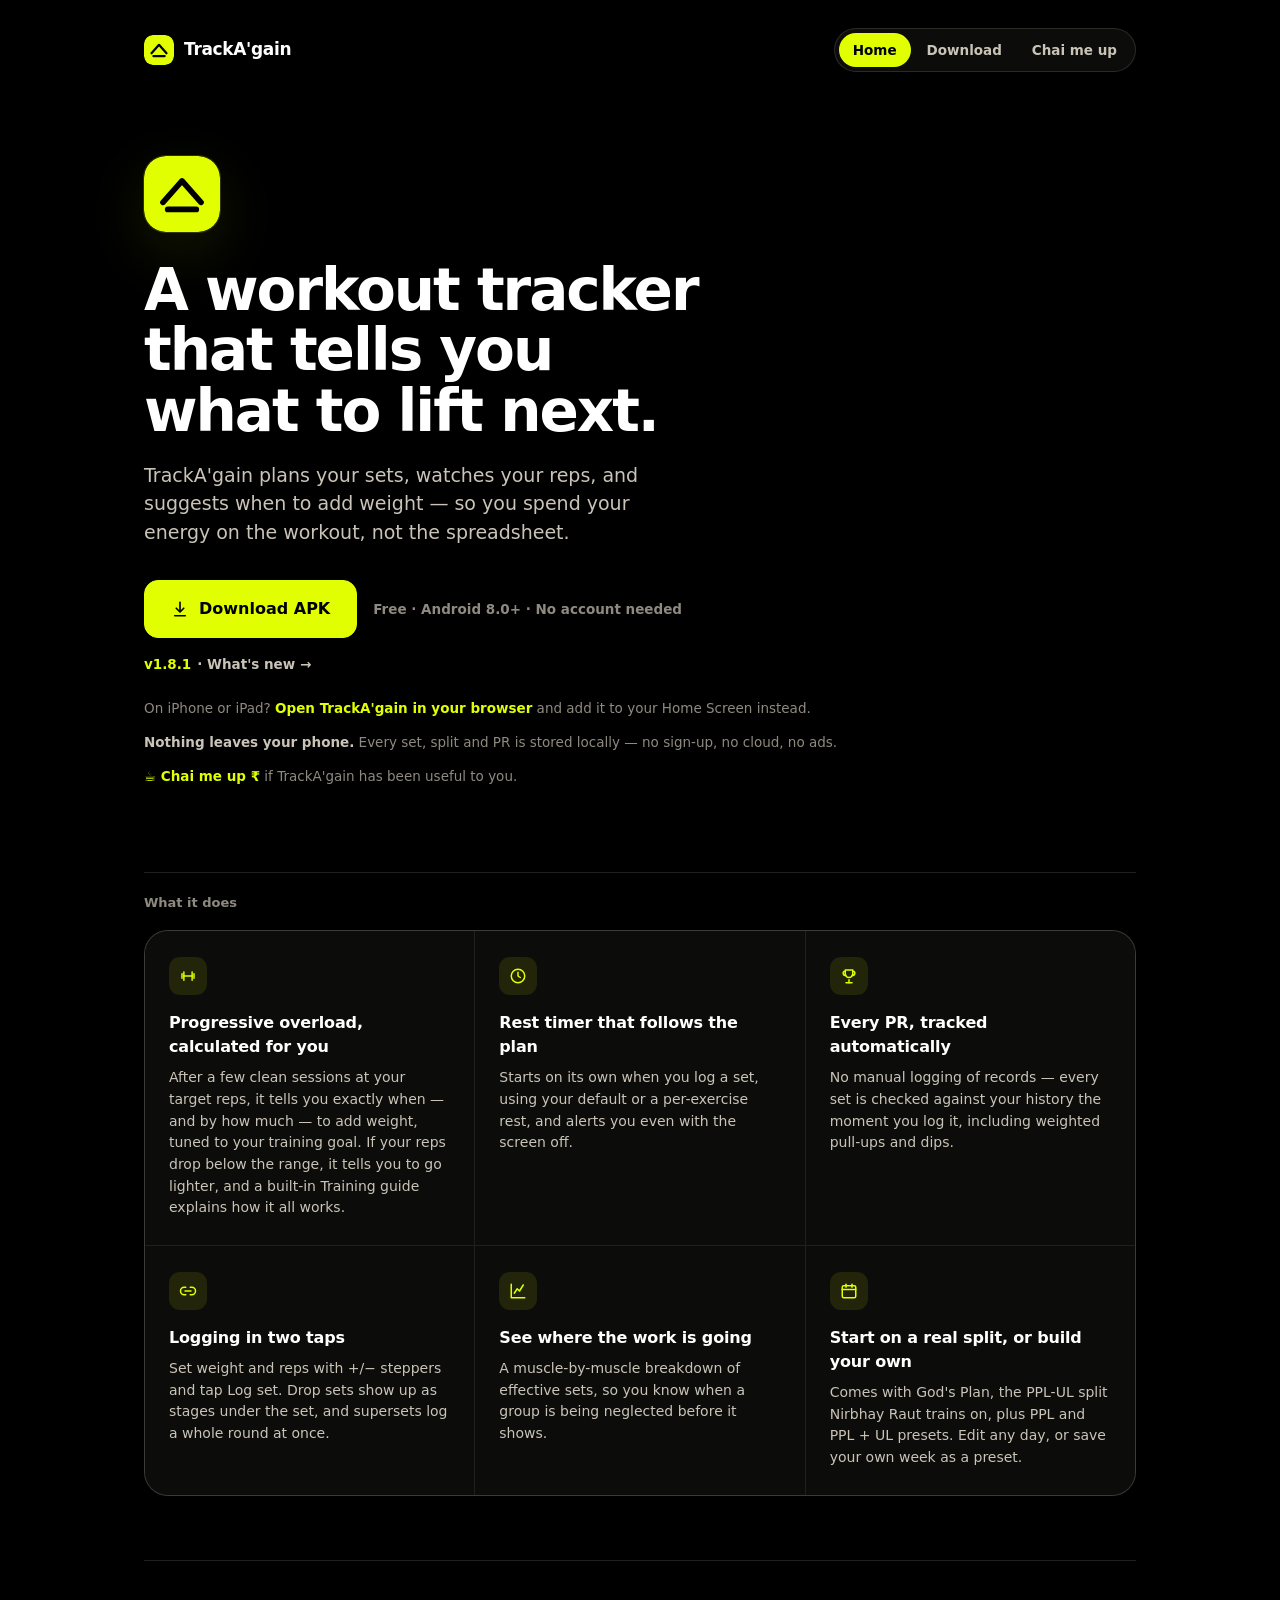
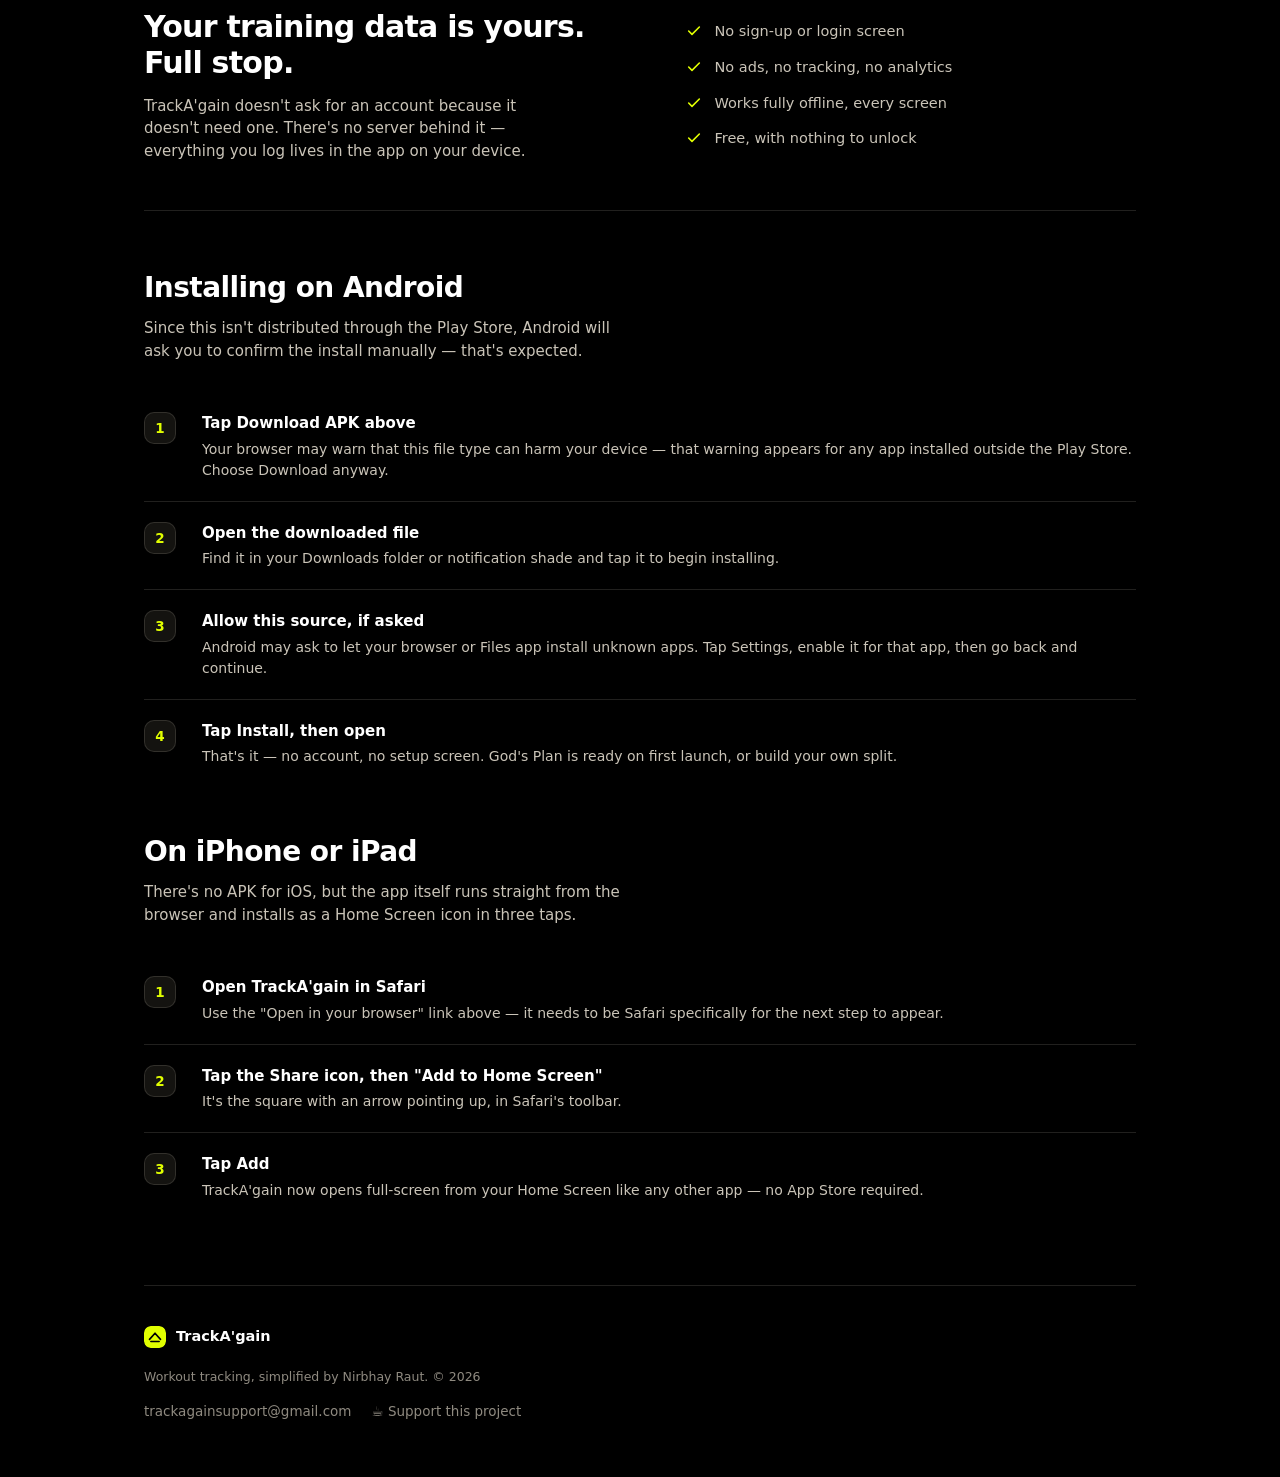
<file: index.html>
<!DOCTYPE html>
<html lang="en">
<head>
<meta charset="UTF-8">
<meta name="viewport" content="width=device-width, initial-scale=1.0, viewport-fit=cover">
<title>TrackA'gain — a workout tracker that stays out of your way</title>
<meta name="description" content="TrackA'gain is a free Android workout tracker with progressive overload suggestions, rest timers, PR tracking and muscle-balance breakdowns. No account, no cloud — your data stays on your phone.">
<meta name="theme-color" content="#000000">
<link rel="icon" type="image/svg+xml" href="data:image/svg+xml,%3Csvg xmlns='http://www.w3.org/2000/svg' viewBox='0 0 32 32'%3E%3Crect width='32' height='32' rx='8' fill='%23e1ff00'/%3E%3Cpath d='M8 19.5L16 10.5L24 19.5' stroke='%23000000' stroke-width='2.4' stroke-linecap='round' stroke-linejoin='round' fill='none'/%3E%3Cpath d='M10 22.5H22' stroke='%23000000' stroke-width='2.4' stroke-linecap='round'/%3E%3C/svg%3E">
<style>
:root{
  --spark:#e1ff00; --silver:#cac4b8;
  --bg:#000000; --surface:#0c0c0a; --surface2:#141310;
  --text:#ffffff; --text-dim:#cac4b8; --text-faint:#8f8a80;
  --border:rgba(202,196,184,.16);
  --radius:16px; --radius-lg:24px;
  --font:Inter,ui-sans-serif,system-ui,-apple-system,"Segoe UI",Roboto,sans-serif;
}
*{box-sizing:border-box;}
html{background:var(--bg);scroll-behavior:smooth;}
body{
  margin:0;background:var(--bg);color:var(--text);font-family:var(--font);
  -webkit-font-smoothing:antialiased;line-height:1.5;font-size:16px;
}
img,svg{display:block;max-width:100%;}
a{color:inherit;text-decoration:none;}
.wrap{max-width:1040px;margin:0 auto;padding:0 24px;}

/* ---------- header ---------- */
header{padding:28px 0;display:flex;align-items:center;justify-content:space-between;gap:12px;}
.brand{display:flex;align-items:center;gap:10px;font-weight:800;font-size:17px;letter-spacing:-0.02em;}
.brand .mark{width:30px;height:30px;border-radius:9px;flex:0 0 auto;}
.tabs{display:inline-flex;gap:2px;padding:4px;border:1px solid var(--border);border-radius:999px;background:var(--surface);}
.tabs a{display:inline-flex;align-items:center;height:34px;padding:0 14px;border-radius:999px;font-size:13.5px;font-weight:700;color:var(--text-dim);white-space:nowrap;}
.tabs a:hover{color:var(--text);}
.tabs a[aria-current="page"]{background:var(--spark);color:#000;}
@media (max-width:440px){ .brand span{display:none;} .tabs a{padding:0 11px;} }
.whats-new{display:inline-flex;align-items:center;gap:6px;margin-top:16px;font-size:13.5px;font-weight:700;color:var(--text-dim);}
.whats-new b{color:var(--spark);font-weight:800;}
.whats-new:hover{color:var(--text);}

/* ---------- hero ---------- */
.hero{padding:56px 0 72px;}
.hero-mark{width:76px;height:76px;border-radius:22px;margin-bottom:28px;
  box-shadow:0 0 0 1px rgba(225,255,0,.18), 0 20px 60px rgba(225,255,0,.10);}
h1{
  font-size:clamp(36px,6vw,58px);line-height:1.04;letter-spacing:-0.035em;
  font-weight:800;margin:0 0 20px;max-width:14ch;
}
.hero p.lede{
  font-size:clamp(16px,2vw,19px);color:var(--text-dim);max-width:46ch;
  margin:0 0 34px;font-weight:400;
}
.cta-row{display:flex;flex-wrap:wrap;align-items:center;gap:16px;}
.btn-download{
  display:inline-flex;align-items:center;gap:10px;background:var(--spark);color:#000;
  font-weight:800;font-size:16px;padding:16px 26px;border-radius:14px;border:1px solid var(--spark);
  transition:transform .15s cubic-bezier(.22,1,.36,1), box-shadow .2s ease;
}
.btn-download:hover{transform:translateY(-1px);box-shadow:0 10px 26px rgba(225,255,0,.22);}
.btn-download:active{transform:translateY(0) scale(.98);}
.btn-download svg{flex:0 0 auto;}
.cta-meta{font-size:13.5px;color:var(--text-faint);font-weight:600;}
.trust-line{margin-top:22px;font-size:13.5px;color:var(--text-faint);}
.trust-line strong{color:var(--text-dim);font-weight:700;}
.trust-line + .trust-line{margin-top:8px;}
.support-link{color:var(--spark);font-weight:700;}
.support-link:hover{text-decoration:underline;}

/* ---------- feature grid ---------- */
.section-label{
  font-size:13px;color:var(--text-faint);font-weight:700;margin:0 0 14px;
}
.features{padding:20px 0 64px;border-top:1px solid var(--border);}
.grid{
  display:grid;grid-template-columns:repeat(3,1fr);gap:1px;background:var(--border);
  border:1px solid var(--border);border-radius:var(--radius-lg);overflow:hidden;margin-top:18px;
}
.feature{background:var(--surface);padding:26px 24px;min-height:168px;}
.feature .icon{
  width:38px;height:38px;border-radius:11px;background:rgba(225,255,0,.10);color:var(--spark);
  display:flex;align-items:center;justify-content:center;margin-bottom:16px;
}
.feature h3{font-size:16px;margin:0 0 8px;font-weight:700;letter-spacing:-0.01em;}
.feature p{margin:0;font-size:14px;color:var(--text-dim);line-height:1.55;}

/* ---------- privacy strip ---------- */
.privacy{
  padding:48px 0;border-top:1px solid var(--border);display:grid;grid-template-columns:1.1fr 1fr;gap:48px;align-items:center;
}
.privacy h2{font-size:clamp(24px,3vw,30px);letter-spacing:-0.025em;margin:0 0 14px;line-height:1.2;}
.privacy p{color:var(--text-dim);margin:0;font-size:15px;max-width:44ch;}
.privacy ul{list-style:none;margin:0;padding:0;display:grid;gap:14px;}
.privacy li{display:flex;gap:12px;align-items:flex-start;font-size:14.5px;color:var(--text-dim);}
.privacy li svg{flex:0 0 auto;margin-top:2px;color:var(--spark);}

/* ---------- install steps ---------- */
.install{padding:56px 0 64px;border-top:1px solid var(--border);}
.install h2{font-size:clamp(22px,3vw,28px);letter-spacing:-0.02em;margin:0 0 8px;}
.install > p{color:var(--text-dim);font-size:15px;margin:0 0 30px;max-width:52ch;}
ol.steps{list-style:none;margin:0;padding:0;display:grid;gap:0;}
ol.steps li{
  display:grid;grid-template-columns:40px 1fr;gap:18px;padding:20px 0;border-top:1px solid var(--border);
}
ol.steps li:first-child{border-top:none;}
.step-num{
  width:32px;height:32px;border-radius:10px;background:var(--surface2);border:1px solid var(--border);
  display:flex;align-items:center;justify-content:center;font-weight:800;font-size:13.5px;color:var(--spark);
}
.step-copy h4{margin:0 0 4px;font-size:15px;font-weight:700;}
.step-copy p{margin:0;font-size:14px;color:var(--text-dim);}

/* ---------- footer ---------- */
footer{padding:40px 0 56px;border-top:1px solid var(--border);}
.foot-row{display:flex;flex-wrap:wrap;justify-content:space-between;align-items:center;gap:16px;}
.foot-brand{display:flex;align-items:center;gap:10px;font-weight:800;font-size:14.5px;}
.foot-brand .mark{width:22px;height:22px;border-radius:7px;}
.foot-links{display:flex;gap:20px;font-size:13.5px;color:var(--text-faint);flex-wrap:wrap;}
.foot-links a:hover{color:var(--text-dim);}
.copyright{margin-top:20px;font-size:12.5px;color:var(--text-faint);}
footer .foot-links{margin-top:14px;}

@media (max-width:760px){
  .grid{grid-template-columns:1fr;}
  .privacy{grid-template-columns:1fr;gap:28px;}
}

@media (prefers-reduced-motion:no-preference){
  .hero-mark, h1, .hero p.lede, .cta-row, .whats-new, .trust-line{
    animation:rise .6s cubic-bezier(.16,1,.3,1) both;
  }
  .hero p.lede{animation-delay:.06s;}
  .cta-row{animation-delay:.12s;}
  .whats-new{animation-delay:.15s;}
  .trust-line{animation-delay:.18s;}
  @keyframes rise{from{opacity:0;transform:translateY(10px);}to{opacity:1;transform:translateY(0);}}
}
@media (prefers-reduced-motion:reduce){
  *{animation-duration:.01ms !important;}
}
:focus-visible{outline:2px solid var(--spark);outline-offset:2px;}
</style>
</head>
<body>

<div class="wrap">
  <header>
    <div class="brand">
      <svg class="mark" viewBox="0 0 32 32" aria-hidden="true"><rect width="32" height="32" rx="9" fill="#e1ff00"/><path d="M8 19.5L16 10.5L24 19.5" stroke="#000" stroke-width="2.4" stroke-linecap="round" stroke-linejoin="round" fill="none"/><path d="M10 22.5H22" stroke="#000" stroke-width="2.4" stroke-linecap="round"/></svg>
      <span>TrackA'gain</span>
    </div>
    <nav class="tabs" aria-label="Site">
      <a href="./" aria-current="page">Home</a>
      <a href="downloads/">Download</a>
      <a href="chai/">Chai me up</a>
    </nav>
  </header>

  <section class="hero">
    <svg class="hero-mark" viewBox="0 0 32 32" aria-hidden="true"><rect width="32" height="32" rx="9" fill="#e1ff00"/><path d="M8 19.5L16 10.5L24 19.5" stroke="#000" stroke-width="2.4" stroke-linecap="round" stroke-linejoin="round" fill="none"/><path d="M10 22.5H22" stroke="#000" stroke-width="2.4" stroke-linecap="round"/></svg>
    <h1>A workout tracker that tells you what to lift next.</h1>
    <p class="lede">TrackA'gain plans your sets, watches your reps, and suggests when to add weight — so you spend your energy on the workout, not the spreadsheet.</p>

    <div class="cta-row">
      <!-- EDIT ME: point this at wherever you put the APK (see deploy notes) -->
      <a class="btn-download" href="downloads/TrackAgain.apk" download>
        <svg width="18" height="18" viewBox="0 0 24 24" fill="none" stroke="currentColor" stroke-width="2.2" stroke-linecap="round" stroke-linejoin="round"><path d="M12 3v12"/><path d="m7 11 5 5 5-5"/><path d="M5 21h14"/></svg>
        Download APK
      </a>
      <span class="cta-meta">Free · Android 8.0+ · No account needed</span>
    </div>
    <a class="whats-new" href="downloads/"><b id="latestVer">Latest version</b> · What's new →</a>
    <p class="trust-line">On iPhone or iPad? <a href="app/" class="support-link">Open TrackA'gain in your browser</a> and add it to your Home Screen instead.</p>

    <p class="trust-line"><strong>Nothing leaves your phone.</strong> Every set, split and PR is stored locally — no sign-up, no cloud, no ads.</p>
    <p class="trust-line"><a href="chai/" class="support-link">☕ Chai me up ₹</a> if TrackA'gain has been useful to you.</p>
  </section>

  <section class="features">
    <p class="section-label">What it does</p>
    <div class="grid">
      <div class="feature">
        <div class="icon"><svg width="18" height="18" viewBox="0 0 24 24" fill="none" stroke="currentColor" stroke-width="2" stroke-linecap="round" stroke-linejoin="round"><path d="M6.5 6.5v11"/><path d="M17.5 6.5v11"/><path d="M4 9v6"/><path d="M20 9v6"/><path d="M6.5 12h11"/></svg></div>
        <h3>Progressive overload, calculated for you</h3>
        <p>After a few clean sessions at your target reps, it tells you exactly when — and by how much — to add weight, tuned to your training goal. If your reps drop below the range, it tells you to go lighter, and a built-in Training guide explains how it all works.</p>
      </div>
      <div class="feature">
        <div class="icon"><svg width="18" height="18" viewBox="0 0 24 24" fill="none" stroke="currentColor" stroke-width="2" stroke-linecap="round" stroke-linejoin="round"><circle cx="12" cy="12" r="9"/><path d="M12 7v5l3 2"/></svg></div>
        <h3>Rest timer that follows the plan</h3>
        <p>Starts on its own when you log a set, using your default or a per-exercise rest, and alerts you even with the screen off.</p>
      </div>
      <div class="feature">
        <div class="icon"><svg width="18" height="18" viewBox="0 0 24 24" fill="none" stroke="currentColor" stroke-width="2" stroke-linecap="round" stroke-linejoin="round"><path d="M8 21h8"/><path d="M12 17v4"/><path d="M7 4h10v5a5 5 0 0 1-10 0V4Z"/><path d="M7 6H5a3 3 0 0 0 3 5"/><path d="M17 6h2a3 3 0 0 1-3 5"/></svg></div>
        <h3>Every PR, tracked automatically</h3>
        <p>No manual logging of records — every set is checked against your history the moment you log it, including weighted pull-ups and dips.</p>
      </div>
      <div class="feature">
        <div class="icon"><svg width="18" height="18" viewBox="0 0 24 24" fill="none" stroke="currentColor" stroke-width="2" stroke-linecap="round" stroke-linejoin="round"><path d="M9 17H7A5 5 0 0 1 7 7h2"/><path d="M15 7h2a5 5 0 0 1 0 10h-2"/><path d="M8 12h8"/></svg></div>
        <h3>Logging in two taps</h3>
        <p>Set weight and reps with +/− steppers and tap Log set. Drop sets show up as stages under the set, and supersets log a whole round at once.</p>
      </div>
      <div class="feature">
        <div class="icon"><svg width="18" height="18" viewBox="0 0 24 24" fill="none" stroke="currentColor" stroke-width="2" stroke-linecap="round" stroke-linejoin="round"><path d="M3 3v18h18"/><path d="M7 15l4-6 3 3 5-8"/></svg></div>
        <h3>See where the work is going</h3>
        <p>A muscle-by-muscle breakdown of effective sets, so you know when a group is being neglected before it shows.</p>
      </div>
      <div class="feature">
        <div class="icon"><svg width="18" height="18" viewBox="0 0 24 24" fill="none" stroke="currentColor" stroke-width="2" stroke-linecap="round" stroke-linejoin="round"><rect x="3" y="5" width="18" height="16" rx="2"/><path d="M3 10h18"/><path d="M8 3v4"/><path d="M16 3v4"/></svg></div>
        <h3>Start on a real split, or build your own</h3>
        <p>Comes with God's Plan, the PPL-UL split Nirbhay Raut trains on, plus PPL and PPL + UL presets. Edit any day, or save your own week as a preset.</p>
      </div>
    </div>
  </section>

  <section class="privacy">
    <div>
      <h2>Your training data is yours. Full stop.</h2>
      <p>TrackA'gain doesn't ask for an account because it doesn't need one. There's no server behind it — everything you log lives in the app on your device.</p>
    </div>
    <ul>
      <li><svg width="16" height="16" viewBox="0 0 24 24" fill="none" stroke="currentColor" stroke-width="2.4" stroke-linecap="round" stroke-linejoin="round"><path d="M20 6 9 17l-5-5"/></svg> No sign-up or login screen</li>
      <li><svg width="16" height="16" viewBox="0 0 24 24" fill="none" stroke="currentColor" stroke-width="2.4" stroke-linecap="round" stroke-linejoin="round"><path d="M20 6 9 17l-5-5"/></svg> No ads, no tracking, no analytics</li>
      <li><svg width="16" height="16" viewBox="0 0 24 24" fill="none" stroke="currentColor" stroke-width="2.4" stroke-linecap="round" stroke-linejoin="round"><path d="M20 6 9 17l-5-5"/></svg> Works fully offline, every screen</li>
      <li><svg width="16" height="16" viewBox="0 0 24 24" fill="none" stroke="currentColor" stroke-width="2.4" stroke-linecap="round" stroke-linejoin="round"><path d="M20 6 9 17l-5-5"/></svg> Free, with nothing to unlock</li>
    </ul>
  </section>

  <section class="install" id="install">
    <h2>Installing on Android</h2>
    <p>Since this isn't distributed through the Play Store, Android will ask you to confirm the install manually — that's expected.</p>
    <ol class="steps">
      <li>
        <span class="step-num">1</span>
        <div class="step-copy"><h4>Tap Download APK above</h4><p>Your browser may warn that this file type can harm your device — that warning appears for any app installed outside the Play Store. Choose Download anyway.</p></div>
      </li>
      <li>
        <span class="step-num">2</span>
        <div class="step-copy"><h4>Open the downloaded file</h4><p>Find it in your Downloads folder or notification shade and tap it to begin installing.</p></div>
      </li>
      <li>
        <span class="step-num">3</span>
        <div class="step-copy"><h4>Allow this source, if asked</h4><p>Android may ask to let your browser or Files app install unknown apps. Tap Settings, enable it for that app, then go back and continue.</p></div>
      </li>
      <li>
        <span class="step-num">4</span>
        <div class="step-copy"><h4>Tap Install, then open</h4><p>That's it — no account, no setup screen. God's Plan is ready on first launch, or build your own split.</p></div>
      </li>
    </ol>

    <h2 style="margin-top:44px;">On iPhone or iPad</h2>
    <p>There's no APK for iOS, but the app itself runs straight from the browser and installs as a Home Screen icon in three taps.</p>
    <ol class="steps">
      <li>
        <span class="step-num">1</span>
        <div class="step-copy"><h4>Open TrackA'gain in Safari</h4><p>Use the "Open in your browser" link above — it needs to be Safari specifically for the next step to appear.</p></div>
      </li>
      <li>
        <span class="step-num">2</span>
        <div class="step-copy"><h4>Tap the Share icon, then "Add to Home Screen"</h4><p>It's the square with an arrow pointing up, in Safari's toolbar.</p></div>
      </li>
      <li>
        <span class="step-num">3</span>
        <div class="step-copy"><h4>Tap Add</h4><p>TrackA'gain now opens full-screen from your Home Screen like any other app — no App Store required.</p></div>
      </li>
    </ol>
  </section>

  <footer>
    <div class="foot-row">
      <div class="foot-brand">
        <svg class="mark" viewBox="0 0 32 32" aria-hidden="true"><rect width="32" height="32" rx="9" fill="#e1ff00"/><path d="M8 19.5L16 10.5L24 19.5" stroke="#000" stroke-width="2.4" stroke-linecap="round" stroke-linejoin="round" fill="none"/><path d="M10 22.5H22" stroke="#000" stroke-width="2.4" stroke-linecap="round"/></svg>
        <span>TrackA'gain</span>
      </div>
    </div>
    <p class="copyright">Workout tracking, simplified by Nirbhay Raut. © 2026</p>
    <div class="foot-links">
      <a href="mailto:trackagainsupport@gmail.com">trackagainsupport@gmail.com</a>
      <a href="chai/">☕ Support this project</a>
    </div>
  </footer>
</div>

<script>
fetch('version.json?t=' + Date.now(), {cache:'no-store'})
  .then(function(r){ return r.ok ? r.json() : null; })
  .then(function(info){ if(info && info.version) document.getElementById('latestVer').textContent = 'v' + info.version; })
  .catch(function(){});
</script>
</body>
</html>
</file>
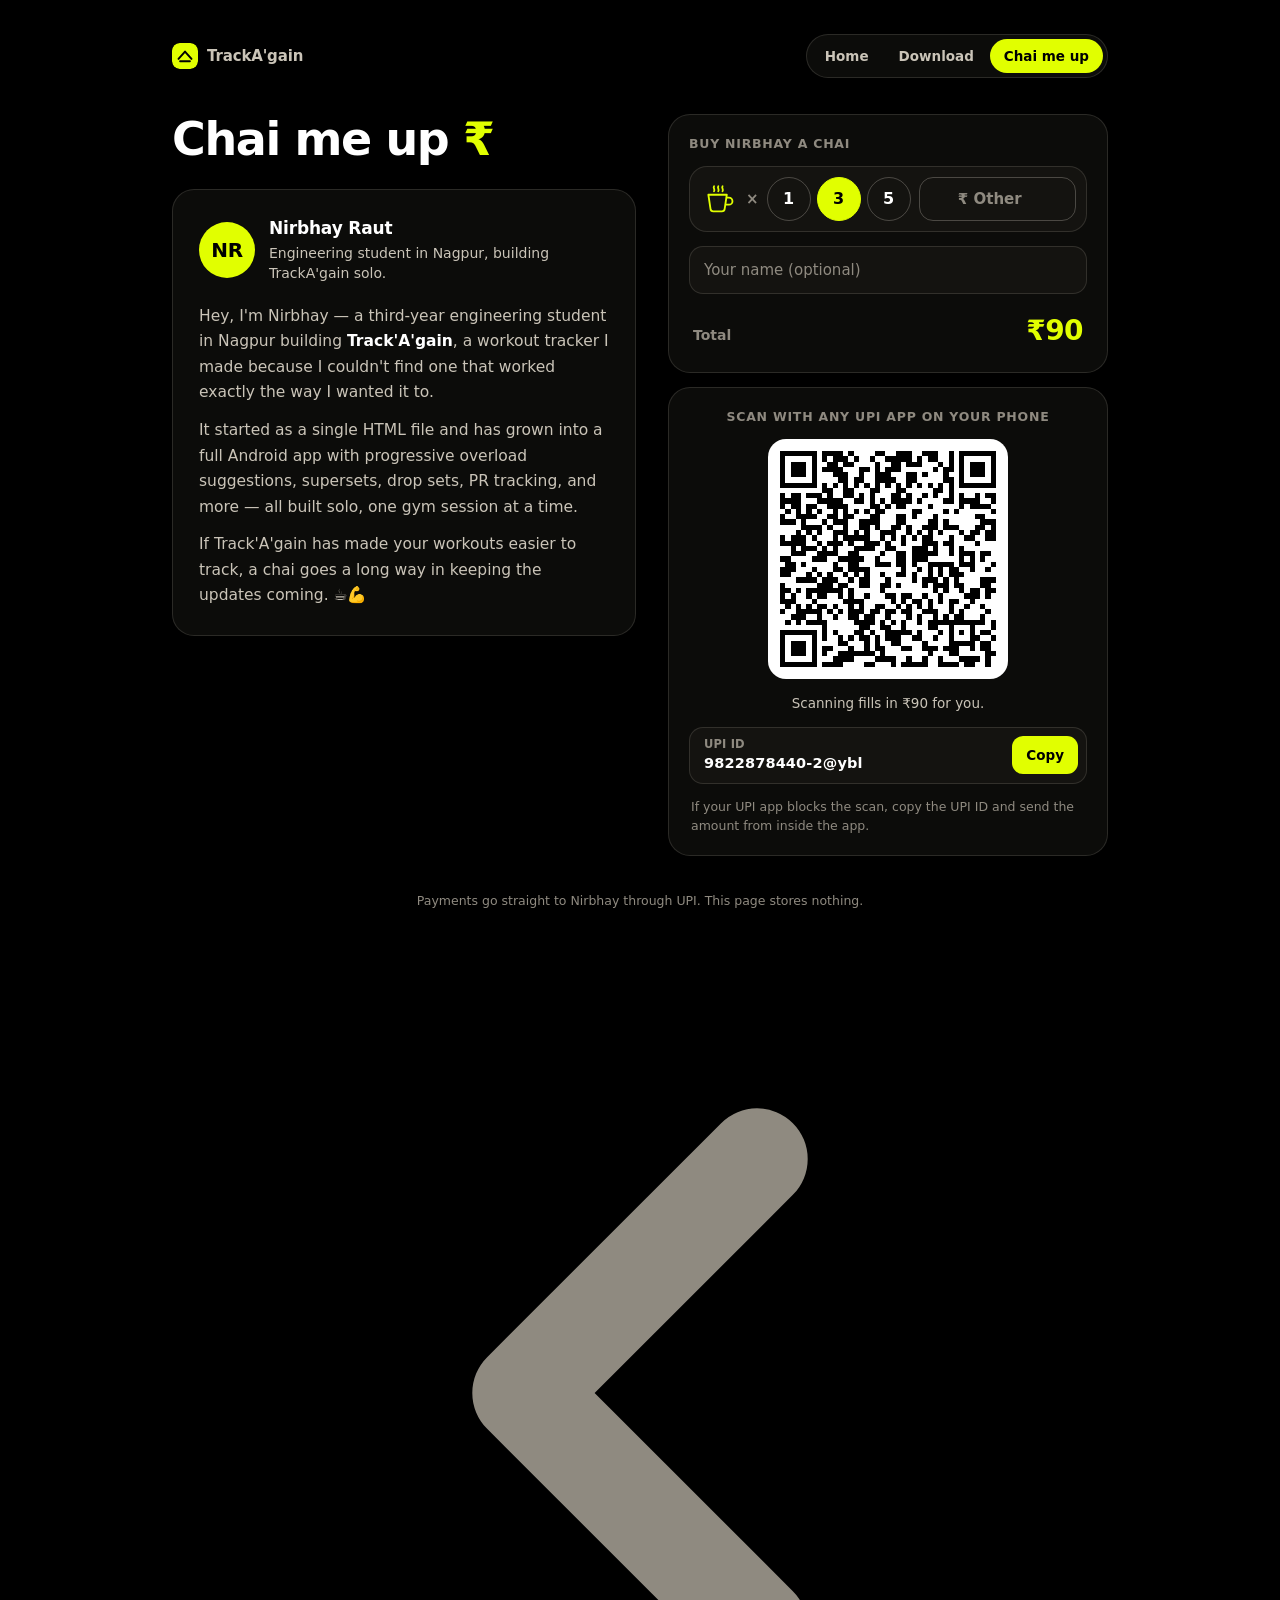
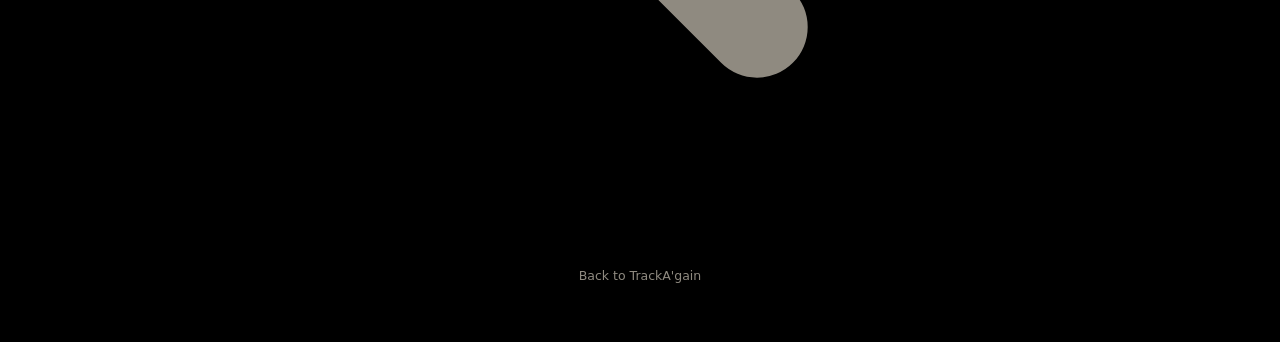
<file: chai/index.html>
<!DOCTYPE html>
<html lang="en">
<head>
<meta charset="UTF-8">
<meta name="viewport" content="width=device-width, initial-scale=1.0, viewport-fit=cover">
<title>Chai me up ₹ · Nirbhay Raut · TrackA'gain</title>
<meta name="description" content="Buy Nirbhay a chai for building TrackA'gain — pay with any UPI app.">
<meta name="theme-color" content="#000000">
<link rel="icon" type="image/svg+xml" href="data:image/svg+xml,%3Csvg xmlns='http://www.w3.org/2000/svg' viewBox='0 0 32 32'%3E%3Crect width='32' height='32' rx='8' fill='%23e1ff00'/%3E%3Cpath d='M8 19.5L16 10.5L24 19.5' stroke='%23000000' stroke-width='2.4' stroke-linecap='round' stroke-linejoin='round' fill='none'/%3E%3Cpath d='M10 22.5H22' stroke='%23000000' stroke-width='2.4' stroke-linecap='round'/%3E%3C/svg%3E">
<style>
:root{
  --spark:#e1ff00; --bg:#000000; --surface:#0c0c0a; --surface2:#141310;
  --text:#ffffff; --text-dim:#cac4b8; --text-faint:#8f8a80;
  --border:rgba(202,196,184,.16); --border-strong:rgba(202,196,184,.3);
  --font:Inter,ui-sans-serif,system-ui,-apple-system,"Segoe UI",Roboto,sans-serif;
}
*{box-sizing:border-box;}
html,body{margin:0;background:var(--bg);color:var(--text);font-family:var(--font);-webkit-font-smoothing:antialiased;line-height:1.5;}
a{color:inherit;text-decoration:none;}
button,input{font:inherit;color:inherit;}
.wrap{max-width:460px;margin:0 auto;padding:20px 18px 48px;}

header{display:flex;align-items:center;justify-content:space-between;gap:12px;padding:6px 0 22px;}
.brand{display:flex;align-items:center;gap:9px;font-weight:800;font-size:15px;letter-spacing:-0.01em;color:var(--text-dim);}
.brand svg{width:26px;height:26px;border-radius:8px;}
.tabs{display:inline-flex;gap:2px;padding:4px;border:1px solid var(--border);border-radius:999px;background:var(--surface);}
.tabs a{display:inline-flex;align-items:center;height:34px;padding:0 14px;border-radius:999px;font-size:13.5px;font-weight:700;color:var(--text-dim);white-space:nowrap;}
.tabs a:hover{color:var(--text);}
.tabs a[aria-current="page"]{background:var(--spark);color:#000;}
@media (max-width:440px){ .brand span{display:none;} .tabs a{padding:0 11px;} }
h1{font-size:30px;line-height:1.1;letter-spacing:-0.03em;font-weight:800;margin:0 0 18px;}
h1 span{color:var(--spark);}

.card{background:var(--surface);border:1px solid var(--border);border-radius:22px;padding:20px;margin-bottom:14px;}

.profile{display:flex;gap:14px;align-items:center;}
.avatar{width:56px;height:56px;border-radius:50%;background:var(--spark);color:#000;font-weight:800;font-size:20px;
  display:flex;align-items:center;justify-content:center;flex:0 0 auto;letter-spacing:-0.02em;}
.profile b{display:block;font-size:17px;letter-spacing:-0.01em;}
.profile p{margin:2px 0 0;font-size:14px;color:var(--text-dim);line-height:1.45;}
.bio-toggle{margin-top:14px;width:100%;height:44px;border-radius:14px;border:1px solid var(--border);background:var(--surface2);cursor:pointer;
  display:flex;align-items:center;justify-content:space-between;padding:0 14px;font-weight:700;font-size:14px;color:var(--text-dim);}
.bio-toggle svg{width:18px;height:18px;transition:transform .2s ease;}
.bio-toggle[aria-expanded="true"] svg{transform:rotate(180deg);}
.bio{display:none;margin-top:14px;}
.bio.open{display:block;animation:rise .3s cubic-bezier(.16,1,.3,1) both;}
.bio p{margin:0 0 12px;font-size:14.5px;color:var(--text-dim);line-height:1.65;}
.bio p:last-child{margin-bottom:0;}
.bio strong{color:var(--text);font-weight:700;}

.label{font-size:12.5px;font-weight:700;color:var(--text-faint);text-transform:uppercase;letter-spacing:.06em;margin:0 0 12px;}
.picker{display:flex;align-items:center;gap:8px;background:var(--surface2);border:1px solid var(--border);border-radius:18px;padding:10px;}
.cup{width:38px;height:44px;flex:0 0 auto;display:flex;align-items:center;justify-content:center;}
.times{color:var(--text-faint);font-weight:700;font-size:15px;flex:0 0 auto;}
.chips{display:flex;gap:6px;flex:0 0 auto;}
.chip{width:44px;height:44px;flex:0 0 44px;padding:0;border-radius:50%;border:1.5px solid var(--border-strong);background:transparent;font-weight:800;font-size:16px;cursor:pointer;
  display:flex;align-items:center;justify-content:center;transition:transform .12s ease, background .15s ease;}
.chip:active{transform:scale(.94);}
.chip.on{background:var(--spark);color:#000;border-color:var(--spark);}
.custom{flex:1;min-width:0;width:auto;height:44px;border-radius:14px;border:1.5px solid var(--border-strong);background:transparent;text-align:center;font-weight:800;font-size:15px;padding:0 6px;}
.custom::placeholder{color:var(--text-faint);font-weight:600;}
.custom.on{border-color:var(--spark);}
.custom:focus{outline:none;border-color:var(--spark);}

.field{margin-top:14px;}
.field input{width:100%;height:48px;border-radius:14px;border:1.5px solid var(--border);background:var(--surface2);padding:0 14px;font-size:15px;}
.field input::placeholder{color:var(--text-faint);}
.field input:focus{outline:none;border-color:var(--border-strong);}

.total{display:flex;align-items:baseline;justify-content:space-between;margin-top:16px;padding:0 4px;}
.total span{font-size:14px;font-weight:700;color:var(--text-faint);}
.total b{font-size:28px;font-weight:800;letter-spacing:-0.02em;color:var(--spark);}

.qr-card{text-align:center;}
.qr-box{width:220px;height:220px;margin:4px auto 14px;background:#fff;border-radius:18px;padding:12px;}
.qr-box svg{width:100%;height:100%;display:block;}
.qr-sub{font-size:13.5px;color:var(--text-dim);margin:0 0 14px;}
.upi-row{display:flex;align-items:center;justify-content:space-between;gap:10px;text-align:left;background:var(--surface2);border:1px solid var(--border);border-radius:14px;padding:8px 8px 8px 14px;}
.upi-row span{font-size:14.5px;font-weight:700;letter-spacing:.01em;overflow:hidden;text-overflow:ellipsis;white-space:nowrap;}
.upi-row small{display:block;font-size:11.5px;color:var(--text-faint);font-weight:600;}
.copy{height:38px;padding:0 14px;border-radius:11px;border:none;background:var(--spark);color:#000;font-weight:800;font-size:13.5px;cursor:pointer;flex:0 0 auto;}
.help{font-size:12.5px;color:var(--text-faint);margin:14px 2px 0;line-height:1.5;text-align:left;}
.save-qr{width:100%;height:48px;margin:0 0 12px;border-radius:14px;border:1.5px solid var(--spark);background:transparent;color:var(--spark);
  font-weight:800;font-size:15px;cursor:pointer;display:flex;align-items:center;justify-content:center;gap:8px;}
.save-qr:active{background:var(--spark);color:#000;}
.save-qr svg{width:18px;height:18px;}
body.desktop .save-qr{display:none;}

footer{text-align:center;font-size:12.5px;color:var(--text-faint);margin-top:22px;}
footer p{margin:0 0 14px;}

.toast{position:fixed;left:50%;bottom:calc(24px + env(safe-area-inset-bottom));transform:translate(-50%, 20px);opacity:0;pointer-events:none;
  background:var(--spark);color:#000;font-weight:800;font-size:14px;padding:11px 18px;border-radius:12px;transition:opacity .2s ease, transform .25s cubic-bezier(.16,1,.3,1);}
.toast.show{opacity:1;transform:translate(-50%,0);}

body.desktop .qr-box{width:240px;height:240px;}

@media (min-width:880px){
  .wrap{max-width:1000px;padding:28px 32px 56px;}
  header{padding-bottom:36px;}
  .layout{display:grid;grid-template-columns:minmax(0,1fr) 440px;gap:32px;align-items:start;}
  .about{position:sticky;top:28px;}
  h1{font-size:46px;margin-bottom:24px;}
  .about .card{padding:26px;}
  .bio-toggle{display:none;}
  .bio{display:block;margin-top:20px;}
  .bio p{font-size:15.5px;}
}
@keyframes rise{from{opacity:0;transform:translateY(8px);}to{opacity:1;transform:none;}}
:focus-visible{outline:2px solid var(--spark);outline-offset:2px;}
</style>
</head>
<body>
<div class="wrap">
  <header>
    <a class="brand" href="../">
      <svg viewBox="0 0 32 32" aria-hidden="true"><rect width="32" height="32" rx="9" fill="#e1ff00"/><path d="M8 19.5L16 10.5L24 19.5" stroke="#000" stroke-width="2.4" stroke-linecap="round" stroke-linejoin="round" fill="none"/><path d="M10 22.5H22" stroke="#000" stroke-width="2.4" stroke-linecap="round"/></svg>
      <span>TrackA'gain</span>
    </a>
    <nav class="tabs" aria-label="Site">
      <a href="../">Home</a>
      <a href="../downloads/">Download</a>
      <a href="./" aria-current="page">Chai me up</a>
    </nav>
  </header>

  <div class="layout">
  <aside class="about">
    <h1>Chai me up <span>₹</span></h1>

    <div class="card">
      <div class="profile">
        <div class="avatar" aria-hidden="true">NR</div>
        <div>
          <b>Nirbhay Raut</b>
          <p>Engineering student in Nagpur, building TrackA'gain solo.</p>
        </div>
      </div>
      <button type="button" class="bio-toggle" id="bioToggle" aria-expanded="false" aria-controls="bio">
        Read my story
        <svg viewBox="0 0 24 24" fill="none" stroke="currentColor" stroke-width="2.4" stroke-linecap="round" stroke-linejoin="round" aria-hidden="true"><path d="M6 9l6 6 6-6"/></svg>
      </button>
      <div class="bio" id="bio">
        <p>Hey, I'm Nirbhay — a third-year engineering student in Nagpur building <strong>Track'A'gain</strong>, a workout tracker I made because I couldn't find one that worked exactly the way I wanted it to.</p>
        <p>It started as a single HTML file and has grown into a full Android app with progressive overload suggestions, supersets, drop sets, PR tracking, and more — all built solo, one gym session at a time.</p>
        <p>If Track'A'gain has made your workouts easier to track, a chai goes a long way in keeping the updates coming. ☕💪</p>
      </div>
    </div>
  </aside>

  <main class="support">
  <div class="card">
    <p class="label">Buy Nirbhay a chai</p>
    <div class="picker">
      <div class="cup" aria-hidden="true">
        <svg width="34" height="34" viewBox="0 0 48 48" fill="none" stroke="#e1ff00" stroke-width="2.6" stroke-linecap="round" stroke-linejoin="round">
          <path d="M9 18h26l-3 20a4 4 0 0 1-4 3.5H16a4 4 0 0 1-4-3.5z"/>
          <path d="M35 22h3a5 5 0 0 1 0 10h-4"/>
          <path d="M17 6c-2 2.5 2 4.5 0 7M23 6c-2 2.5 2 4.5 0 7M29 6c-2 2.5 2 4.5 0 7"/>
        </svg>
      </div>
      <span class="times">×</span>
      <div class="chips" role="radiogroup" aria-label="Number of chais">
        <button type="button" class="chip" data-n="1" role="radio">1</button>
        <button type="button" class="chip on" data-n="3" role="radio">3</button>
        <button type="button" class="chip" data-n="5" role="radio">5</button>
      </div>
      <input class="custom" id="custom" type="number" inputmode="numeric" min="1" max="100000" placeholder="₹ Other" aria-label="Custom amount in rupees">
    </div>

    <div class="field">
      <input id="name" type="text" maxlength="24" placeholder="Your name (optional)" autocomplete="given-name">
    </div>

    <div class="total"><span>Total</span><b id="total">₹90</b></div>
  </div>

  <div class="card qr-card">
    <p class="label" id="qrLabel">Scan with any UPI app</p>
    <div class="qr-box" id="qr" role="img" aria-label="UPI QR code"></div>
    <p class="qr-sub" id="qrSub">Scanning fills in ₹90 for you.</p>
    <button type="button" class="save-qr" id="saveQr">
      <svg viewBox="0 0 24 24" fill="none" stroke="currentColor" stroke-width="2.4" stroke-linecap="round" stroke-linejoin="round" aria-hidden="true"><path d="M12 4v11M7 10l5 5 5-5M5 20h14"/></svg>
      Save QR to gallery
    </button>
    <div class="upi-row">
      <span><small>UPI ID</small><span id="upiId">9822878440-2@ybl</span></span>
      <button type="button" class="copy" id="copy">Copy</button>
    </div>
    <p class="help" id="help">On this phone? Save the QR, open your UPI app's scanner and pick the image from your gallery. Or copy the UPI ID and send the amount yourself.</p>
  </div>
  </main>
  </div>

  <footer>
    <p>Payments go straight to Nirbhay through UPI. This page stores nothing.</p>
    <a class="back" href="../">
      <svg viewBox="0 0 24 24" fill="none" stroke="currentColor" stroke-width="2.6" stroke-linecap="round" stroke-linejoin="round" aria-hidden="true"><path d="M15 18l-6-6 6-6"/></svg>
      Back to TrackA'gain
    </a>
  </footer>
</div>
<div class="toast" id="toast">Copied</div>

<script src="qrcode.min.js"></script>
<script>
(function(){
  var PAYEE = {vpa:'9822878440-2@ybl', name:'Nirbhay Raut'};
  var CHAI_PRICE = 30;

  var ua = navigator.userAgent || '';
  var isIOS = /iPad|iPhone|iPod/.test(ua) || (navigator.platform==='MacIntel' && navigator.maxTouchPoints>1);
  var isAndroid = /Android/i.test(ua);
  var isDesktop = !isIOS && !isAndroid;

  var $ = function(id){ return document.getElementById(id); };
  var chips = Array.prototype.slice.call(document.querySelectorAll('.chip'));
  var custom = $('custom'), nameInput = $('name');
  var count = 3, customAmount = null, currentQR = null;

  function amount(){ return customAmount != null ? customAmount : count * CHAI_PRICE; }
  function note(){
    var who = nameInput.value.trim().replace(/[^\w .'-]/g,'').slice(0,24);
    return 'Chai for TrackAgain' + (who ? ' from ' + who : '');
  }
  function query(){
    return 'pa=' + PAYEE.vpa + '&pn=' + encodeURIComponent(PAYEE.name) + '&am=' + amount().toFixed(2)
      + '&cu=INR&tn=' + encodeURIComponent(note());
  }
  function upiLink(){ return 'upi://pay?' + query(); }

  function drawQR(text){
    var qr = qrcode(0, 'M');
    qr.addData(text);
    qr.make();
    currentQR = qr;
    var n = qr.getModuleCount(), d = '';
    for(var r=0; r<n; r++) for(var c=0; c<n; c++) if(qr.isDark(r,c)) d += 'M'+c+' '+r+'h1v1h-1z';
    $('qr').innerHTML = '<svg viewBox="0 0 '+n+' '+n+'" shape-rendering="crispEdges"><path fill="#000" d="'+d+'"/></svg>';
  }

  function render(){
    var amt = amount(), ok = amt >= 1;
    $('total').textContent = ok ? '₹' + amt : '—';
    chips.forEach(function(ch){
      var on = customAmount == null && +ch.dataset.n === count;
      ch.classList.toggle('on', on);
      ch.setAttribute('aria-checked', on);
    });
    custom.classList.toggle('on', customAmount != null);
    $('qrSub').textContent = ok ? 'Scanning fills in ₹' + amt + ' for you.' : 'Scan to pay any amount.';
    drawQR(ok ? upiLink() : 'upi://pay?pa=' + PAYEE.vpa + '&pn=' + encodeURIComponent(PAYEE.name) + '&cu=INR');
  }

  chips.forEach(function(ch){
    ch.onclick = function(){ count = +ch.dataset.n; customAmount = null; custom.value = ''; render(); };
  });
  custom.oninput = function(){
    var v = Math.floor(parseFloat(custom.value));
    customAmount = custom.value === '' ? null : (isNaN(v) ? 0 : Math.min(100000, Math.max(0, v)));
    render();
  };
  nameInput.oninput = render;

  $('saveQr').onclick = function(){
    if(!currentQR) return;
    var n = currentQR.getModuleCount(), cell = 12, pad = 4, size = (n + pad*2) * cell;
    var canvas = document.createElement('canvas');
    canvas.width = canvas.height = size;
    var ctx = canvas.getContext('2d');
    ctx.fillStyle = '#fff'; ctx.fillRect(0, 0, size, size);
    ctx.fillStyle = '#000';
    for(var r=0; r<n; r++) for(var c=0; c<n; c++) if(currentQR.isDark(r,c)) ctx.fillRect((c+pad)*cell, (r+pad)*cell, cell, cell);
    var a = document.createElement('a');
    a.href = canvas.toDataURL('image/png');
    a.download = 'TrackAgain-chai-' + (amount() >= 1 ? amount() : 'any') + '.png';
    document.body.appendChild(a); a.click(); document.body.removeChild(a);
    toast(isIOS ? 'Long-press the image to save it' : 'QR saved');
  };

  var toastTimer;
  function toast(msg){
    var t = $('toast'); t.textContent = msg; t.classList.add('show');
    clearTimeout(toastTimer); toastTimer = setTimeout(function(){ t.classList.remove('show'); }, 1600);
  }
  $('copy').onclick = function(){
    var done = function(){ toast('UPI ID copied'); };
    if(navigator.clipboard && window.isSecureContext){
      navigator.clipboard.writeText(PAYEE.vpa).then(done, fallback);
    } else fallback();
    function fallback(){
      var ta = document.createElement('textarea');
      ta.value = PAYEE.vpa; ta.setAttribute('readonly',''); ta.style.position = 'fixed'; ta.style.opacity = '0';
      document.body.appendChild(ta); ta.select();
      try{ document.execCommand('copy'); done(); }catch(e){ toast('Copy failed — long-press the UPI ID'); }
      document.body.removeChild(ta);
    }
  };

  $('bioToggle').onclick = function(){
    var open = $('bio').classList.toggle('open');
    this.setAttribute('aria-expanded', open);
    this.firstChild.textContent = open ? 'Hide my story ' : 'Read my story ';
  };

  if(isDesktop){
    document.body.classList.add('desktop');
    $('qrLabel').textContent = 'Scan with any UPI app on your phone';
    $('help').textContent = 'If your UPI app blocks the scan, copy the UPI ID and send the amount from inside the app.';
  }
  render();
})();
</script>
</body>
</html>
</file>
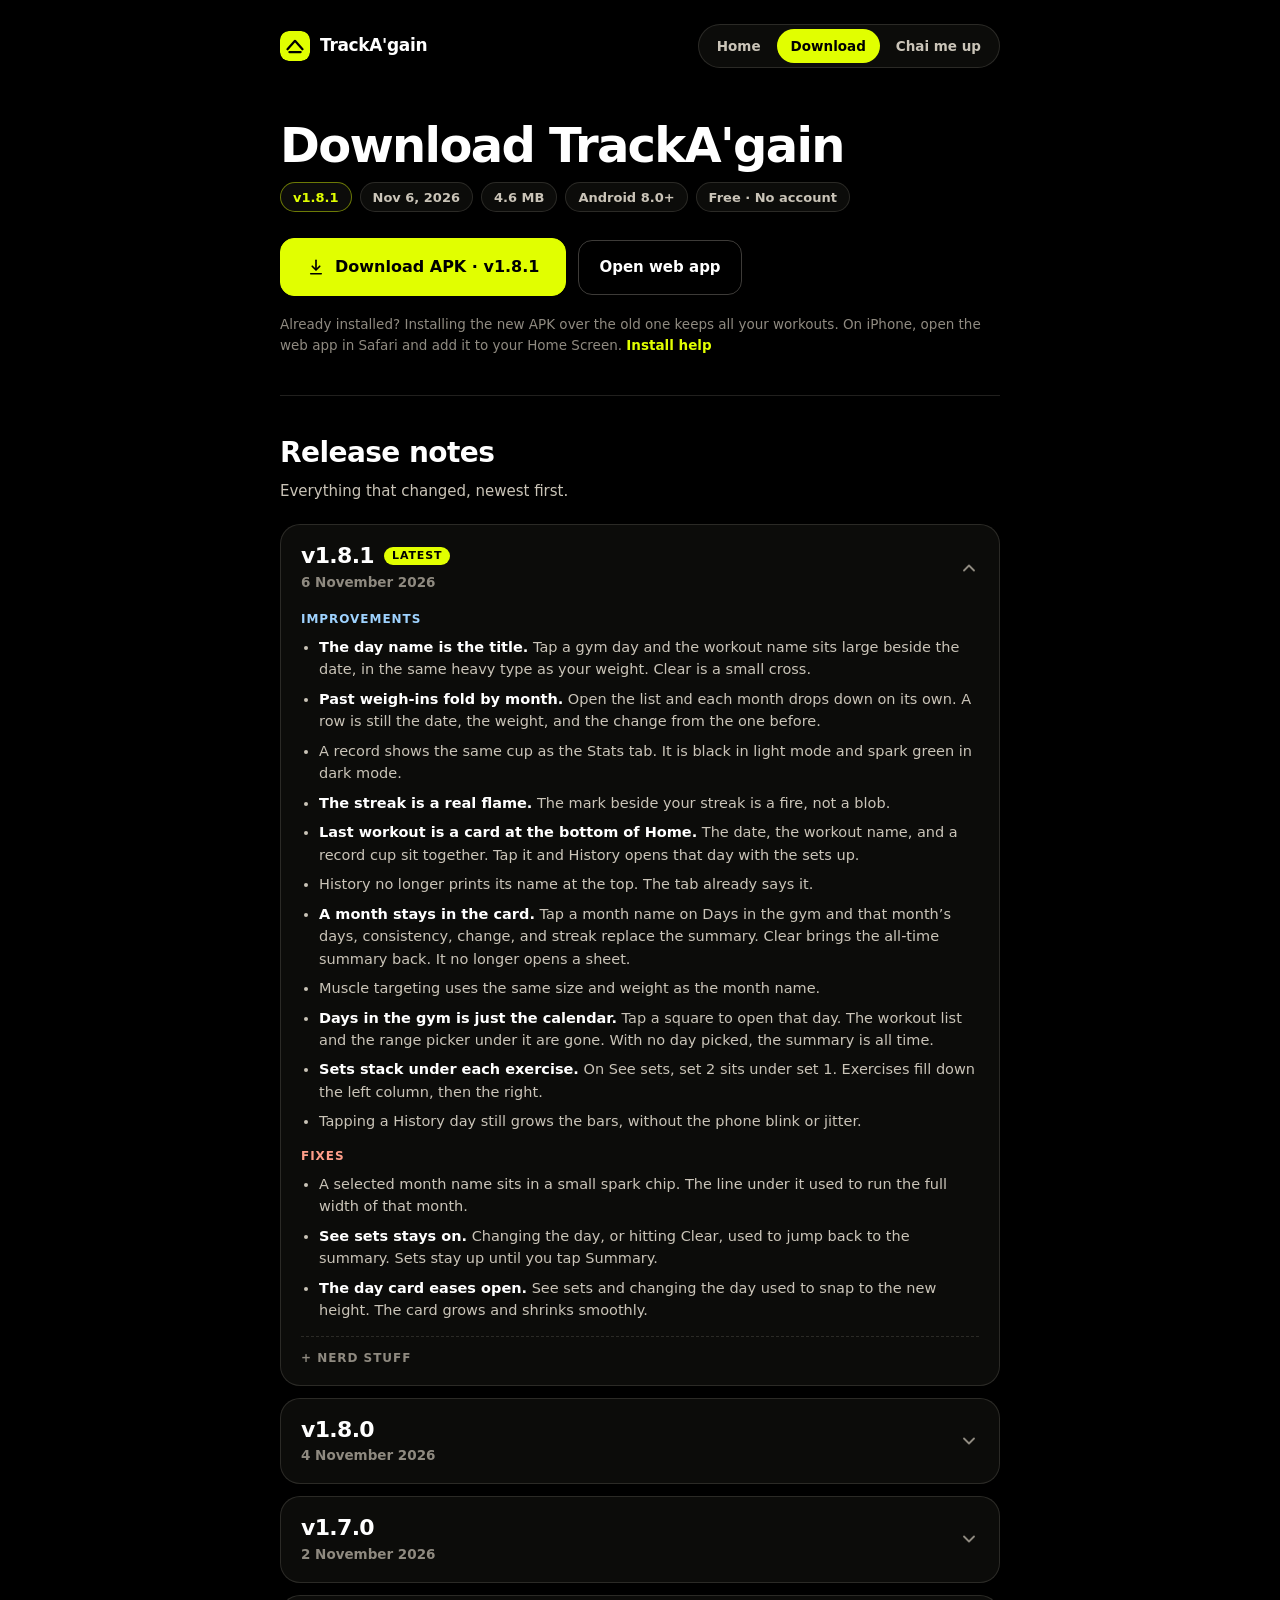
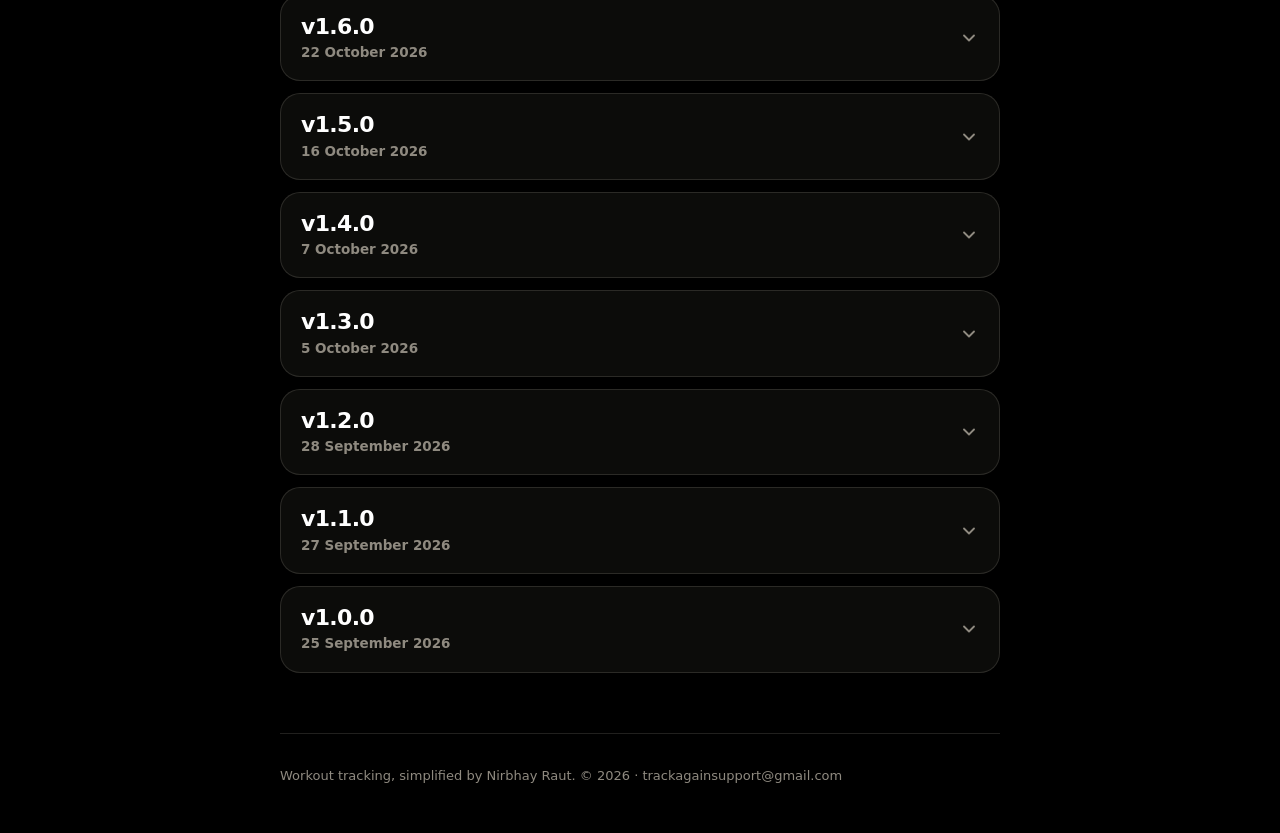
<file: downloads/index.html>
<!DOCTYPE html>
<html lang="en">
<head>
<meta charset="UTF-8">
<meta name="viewport" content="width=device-width, initial-scale=1.0, viewport-fit=cover">
<title>Download TrackA'gain · release notes</title>
<meta name="description" content="Download the latest TrackA'gain APK for Android and read what changed in every version.">
<meta name="theme-color" content="#000000">
<link rel="icon" type="image/svg+xml" href="data:image/svg+xml,%3Csvg xmlns='http://www.w3.org/2000/svg' viewBox='0 0 32 32'%3E%3Crect width='32' height='32' rx='8' fill='%23e1ff00'/%3E%3Cpath d='M8 19.5L16 10.5L24 19.5' stroke='%23000000' stroke-width='2.4' stroke-linecap='round' stroke-linejoin='round' fill='none'/%3E%3Cpath d='M10 22.5H22' stroke='%23000000' stroke-width='2.4' stroke-linecap='round'/%3E%3C/svg%3E">
<style>
:root{
  --spark:#e1ff00; --bg:#000000; --surface:#0c0c0a; --surface2:#141310;
  --text:#ffffff; --text-dim:#cac4b8; --text-faint:#8f8a80;
  --border:rgba(202,196,184,.16); --border-strong:rgba(202,196,184,.3);
  --font:Inter,ui-sans-serif,system-ui,-apple-system,"Segoe UI",Roboto,sans-serif;
}
*{box-sizing:border-box;}
html{background:var(--bg);scroll-behavior:smooth;}
body{margin:0;background:var(--bg);color:var(--text);font-family:var(--font);-webkit-font-smoothing:antialiased;line-height:1.5;font-size:16px;}
a{color:inherit;text-decoration:none;}
.wrap{max-width:760px;margin:0 auto;padding:0 20px;}

/* header + tabs (shared look with the landing and chai pages) */
header{display:flex;align-items:center;justify-content:space-between;gap:12px;padding:24px 0;}
.brand{display:flex;align-items:center;gap:10px;font-weight:800;font-size:17px;letter-spacing:-0.02em;}
.brand svg{width:30px;height:30px;border-radius:9px;flex:0 0 auto;}
.tabs{display:inline-flex;gap:2px;padding:4px;border:1px solid var(--border);border-radius:999px;background:var(--surface);}
.tabs a{display:inline-flex;align-items:center;height:34px;padding:0 14px;border-radius:999px;font-size:13.5px;font-weight:700;color:var(--text-dim);white-space:nowrap;}
.tabs a:hover{color:var(--text);}
.tabs a[aria-current="page"]{background:var(--spark);color:#000;}
@media (max-width:440px){ .brand span{display:none;} .tabs a{padding:0 11px;} }

/* download hero */
.hero{padding:28px 0 40px;}
h1{font-size:clamp(32px,6vw,48px);line-height:1.05;letter-spacing:-0.035em;font-weight:800;margin:0 0 12px;}
.meta{display:flex;flex-wrap:wrap;gap:8px;margin:0 0 26px;}
.pill{display:inline-flex;align-items:center;height:30px;padding:0 12px;border-radius:999px;border:1px solid var(--border);background:var(--surface);
  font-size:13px;font-weight:700;color:var(--text-dim);white-space:nowrap;}
.pill.ver{border-color:rgba(225,255,0,.45);color:var(--spark);}
.cta-row{display:flex;flex-wrap:wrap;align-items:center;gap:12px;}
.btn-download{display:inline-flex;align-items:center;gap:10px;background:var(--spark);color:#000;font-weight:800;font-size:16px;
  padding:16px 26px;border-radius:14px;border:1px solid var(--spark);transition:transform .15s cubic-bezier(.22,1,.36,1), box-shadow .2s ease;}
.btn-download:hover{transform:translateY(-1px);box-shadow:0 10px 26px rgba(225,255,0,.22);}
.btn-download:active{transform:scale(.98);}
.btn-ghost{display:inline-flex;align-items:center;gap:8px;padding:15px 20px;border-radius:14px;border:1px solid var(--border-strong);
  font-weight:700;font-size:15px;color:var(--text);}
.btn-ghost:hover{border-color:var(--text-dim);}
.hint{margin:18px 0 0;font-size:13.5px;color:var(--text-faint);}
.hint a{color:var(--spark);font-weight:700;}

/* release notes */
.notes{padding:36px 0 24px;border-top:1px solid var(--border);}
.notes > h2{font-size:clamp(22px,3vw,28px);letter-spacing:-0.02em;margin:0 0 6px;}
.notes > p{color:var(--text-dim);font-size:15px;margin:0 0 22px;}
.release{border:1px solid var(--border);border-radius:20px;background:var(--surface);margin-bottom:12px;overflow:hidden;}
.release > summary{list-style:none;cursor:pointer;padding:18px 20px;display:flex;align-items:center;justify-content:space-between;gap:12px;}
.release > summary::-webkit-details-marker{display:none;}
.release h3{margin:0;font-size:22px;font-weight:800;letter-spacing:-0.03em;line-height:1.15;display:flex;align-items:center;gap:10px;}
.release .date{margin:3px 0 0;font-size:13.5px;font-weight:600;color:var(--text-faint);}
.badge{font-size:11px;font-weight:800;letter-spacing:.08em;text-transform:uppercase;background:var(--spark);color:#000;padding:3px 8px;border-radius:999px;}
.chev{flex:0 0 auto;width:20px;height:20px;color:var(--text-faint);transition:transform .2s ease;}
.release[open] > summary .chev{transform:rotate(180deg);}
.release-body{padding:0 20px 18px;}
.cat{margin-top:14px;}
.cat:first-child{margin-top:0;}
.cat h4{margin:0 0 8px;font-size:12px;font-weight:800;letter-spacing:.08em;text-transform:uppercase;color:var(--spark);}
.cat.fixes h4{color:#ff9f8a;}
.cat.improvements h4{color:#9fd3ff;}
.cat ul{margin:0;padding-left:18px;display:grid;gap:7px;}
.cat li{font-size:14.5px;color:var(--text-dim);line-height:1.55;}
.cat li strong{color:var(--text);}
.cat p{margin:0 0 8px;font-size:14.5px;color:var(--text-dim);}
code{font-family:ui-monospace,SFMono-Regular,Menlo,Consolas,monospace;font-size:.88em;background:var(--surface2);border:1px solid var(--border);
  padding:1px 6px;border-radius:6px;color:var(--text);}
.cat a{color:var(--spark);text-decoration:underline;text-underline-offset:3px;}
details.nerd{margin-top:14px;border-top:1px dashed var(--border);padding-top:12px;}
details.nerd > summary{cursor:pointer;font-size:12px;font-weight:800;letter-spacing:.08em;text-transform:uppercase;color:var(--text-faint);list-style:none;}
details.nerd > summary::-webkit-details-marker{display:none;}
details.nerd > summary::before{content:'+ ';}
details.nerd[open] > summary::before{content:'– ';}
details.nerd ul{margin-top:10px;}
.status{color:var(--text-faint);font-size:14.5px;padding:8px 0;}
.status a{color:var(--spark);font-weight:700;}

footer{padding:32px 0 48px;border-top:1px solid var(--border);margin-top:24px;font-size:13px;color:var(--text-faint);}
footer a:hover{color:var(--text-dim);}
:focus-visible{outline:2px solid var(--spark);outline-offset:2px;}
</style>
</head>
<body>
<div class="wrap">
  <header>
    <a class="brand" href="../">
      <svg viewBox="0 0 32 32" aria-hidden="true"><rect width="32" height="32" rx="9" fill="#e1ff00"/><path d="M8 19.5L16 10.5L24 19.5" stroke="#000" stroke-width="2.4" stroke-linecap="round" stroke-linejoin="round" fill="none"/><path d="M10 22.5H22" stroke="#000" stroke-width="2.4" stroke-linecap="round"/></svg>
      <span>TrackA'gain</span>
    </a>
    <nav class="tabs" aria-label="Site">
      <a href="../">Home</a>
      <a href="./" aria-current="page">Download</a>
      <a href="../chai/">Chai me up</a>
    </nav>
  </header>

  <section class="hero">
    <h1>Download TrackA'gain</h1>
    <div class="meta" id="meta">
      <span class="pill">Android 8.0+</span>
      <span class="pill">Free · No account</span>
    </div>
    <div class="cta-row">
      <a class="btn-download" id="apkLink" href="TrackAgain.apk" download>
        <svg width="18" height="18" viewBox="0 0 24 24" fill="none" stroke="currentColor" stroke-width="2.2" stroke-linecap="round" stroke-linejoin="round" aria-hidden="true"><path d="M12 3v12"/><path d="m7 11 5 5 5-5"/><path d="M5 21h14"/></svg>
        <span id="apkLabel">Download APK</span>
      </a>
      <a class="btn-ghost" href="../app/">Open web app</a>
    </div>
    <p class="hint">Already installed? Installing the new APK over the old one keeps all your workouts. On iPhone, open the web app in Safari and add it to your Home Screen. <a href="../#install">Install help</a></p>
  </section>

  <section class="notes" aria-labelledby="notesTitle">
    <h2 id="notesTitle">Release notes</h2>
    <p>Everything that changed, newest first.</p>
    <div id="notes"><p class="status">Loading release notes…</p></div>
  </section>

  <footer>
    Workout tracking, simplified by Nirbhay Raut. © 2026 ·
    <a href="mailto:trackagainsupport@gmail.com">trackagainsupport@gmail.com</a>
  </footer>
</div>

<script>
(function(){
  var CATEGORY_CLASS = {'features':'features','improvements':'improvements','fixes':'fixes','nerd stuff':'nerd'};
  var CHEVRON = '<svg class="chev" viewBox="0 0 24 24" fill="none" stroke="currentColor" stroke-width="2.2" stroke-linecap="round" stroke-linejoin="round" aria-hidden="true"><path d="m6 9 6 6 6-6"/></svg>';

  function esc(s){
    return String(s).replace(/&/g,'&amp;').replace(/</g,'&lt;').replace(/>/g,'&gt;').replace(/"/g,'&quot;');
  }
  /* Inline Markdown: `code`, **bold**, [text](url). Code spans are protected first. */
  function inline(text){
    var codes = [];
    var out = esc(text).replace(/`([^`]+)`/g, function(_, c){ codes.push(c); return '\u0000' + (codes.length-1) + '\u0000'; });
    out = out.replace(/\*\*([^*]+)\*\*/g, '<strong>$1</strong>');
    out = out.replace(/\[([^\]]+)\]\((https?:\/\/[^)\s]+|[^)\s:]+)\)/g, '<a href="$2" target="_blank" rel="noopener">$1</a>');
    return out.replace(/\u0000(\d+)\u0000/g, function(_, i){ return '<code>' + codes[+i] + '</code>'; });
  }

  /* CHANGELOG.md -> [{version, date, cats:[{name, items:[], paras:[]}]}].
     "# vX.Y.Z" starts a release, "## ..." is its date, "### ..." a category.
     "# Unreleased" and anything before the first release are skipped. */
  function parse(md){
    md = md.replace(/<!--[\s\S]*?-->/g, '');
    var releases = [], rel = null, cat = null;
    md.split(/\r?\n/).forEach(function(line){
      var m;
      if((m = line.match(/^#\s+(.+?)\s*$/))){
        var v = m[1].match(/^v?(\d+\.\d+\.\d+)/i);
        rel = v ? {version:v[1], date:'', cats:[]} : null;
        cat = null;
        if(rel) releases.push(rel);
        return;
      }
      if(!rel) return;
      if((m = line.match(/^##\s+(.+?)\s*$/)) && !/^###/.test(line)){ rel.date = m[1]; return; }
      if((m = line.match(/^###\s+(.+?)\s*$/))){ cat = {name:m[1], items:[], paras:[]}; rel.cats.push(cat); return; }
      if(!cat){ if(line.trim()){ cat = {name:'', items:[], paras:[]}; rel.cats.push(cat); } else return; }
      if((m = line.match(/^\s*[-*]\s+(.*)$/))) cat.items.push(m[1]);
      else if(/^\s{2,}\S/.test(line) && cat.items.length) cat.items[cat.items.length-1] += ' ' + line.trim();
      else if(line.trim()) cat.paras.push(line.trim());
    });
    releases.forEach(function(r){ r.cats = r.cats.filter(function(c){ return c.items.length || c.paras.length; }); });
    return releases.filter(function(r){ return r.cats.length; });
  }

  function catHtml(c){
    var key = c.name.toLowerCase();
    var body = c.paras.map(function(p){ return '<p>' + inline(p) + '</p>'; }).join('') +
      (c.items.length ? '<ul>' + c.items.map(function(i){ return '<li>' + inline(i) + '</li>'; }).join('') + '</ul>' : '');
    if(key === 'nerd stuff'){
      return '<details class="nerd"><summary>Nerd stuff</summary>' + body + '</details>';
    }
    return '<div class="cat ' + (CATEGORY_CLASS[key] || '') + '">' + (c.name ? '<h4>' + esc(c.name) + '</h4>' : '') + body + '</div>';
  }

  function render(releases){
    var box = document.getElementById('notes');
    if(!releases.length){ box.innerHTML = '<p class="status">No release notes yet.</p>'; return; }
    box.innerHTML = releases.map(function(r, i){
      return '<details class="release" id="v' + esc(r.version) + '"' + (i===0 ? ' open' : '') + '>' +
        '<summary><div><h3>v' + esc(r.version) + (i===0 ? ' <span class="badge">Latest</span>' : '') + '</h3>' +
        (r.date ? '<p class="date">' + esc(r.date) + '</p>' : '') + '</div>' + CHEVRON + '</summary>' +
        '<div class="release-body">' + r.cats.map(catHtml).join('') + '</div></details>';
    }).join('');
    var target = location.hash && document.getElementById(location.hash.slice(1));
    if(target && target.tagName === 'DETAILS'){ target.open = true; target.scrollIntoView(); }
  }

  function fmtSize(bytes){ return (bytes/1048576).toFixed(1) + ' MB'; }
  function fmtDate(iso){
    var p = iso.split('-');
    var d = new Date(+p[0], +p[1]-1, +p[2]);
    return d.toLocaleDateString(undefined, {day:'numeric', month:'short', year:'numeric'});
  }

  fetch('../version.json?t=' + Date.now(), {cache:'no-store'})
    .then(function(r){ if(!r.ok) throw new Error(r.status); return r.json(); })
    .then(function(info){
      var meta = document.getElementById('meta');
      var pills = ['<span class="pill ver">v' + esc(info.version) + '</span>'];
      if(/^\d{4}-\d{2}-\d{2}$/.test(info.date || '')) pills.push('<span class="pill">' + esc(fmtDate(info.date)) + '</span>');
      if(info.apkSize) pills.push('<span class="pill">' + fmtSize(info.apkSize) + '</span>');
      meta.insertAdjacentHTML('afterbegin', pills.join(''));
      document.getElementById('apkLabel').textContent = 'Download APK · v' + info.version;
    })
    .catch(function(){});

  fetch('../CHANGELOG.md?t=' + Date.now(), {cache:'no-store'})
    .then(function(r){ if(!r.ok) throw new Error(r.status); return r.text(); })
    .then(function(md){ render(parse(md)); })
    .catch(function(){
      document.getElementById('notes').innerHTML =
        '<p class="status">Couldn\'t load the release notes. <a href="../CHANGELOG.md">Open them as a file</a>.</p>';
    });
})();
</script>
</body>
</html>
</file>
